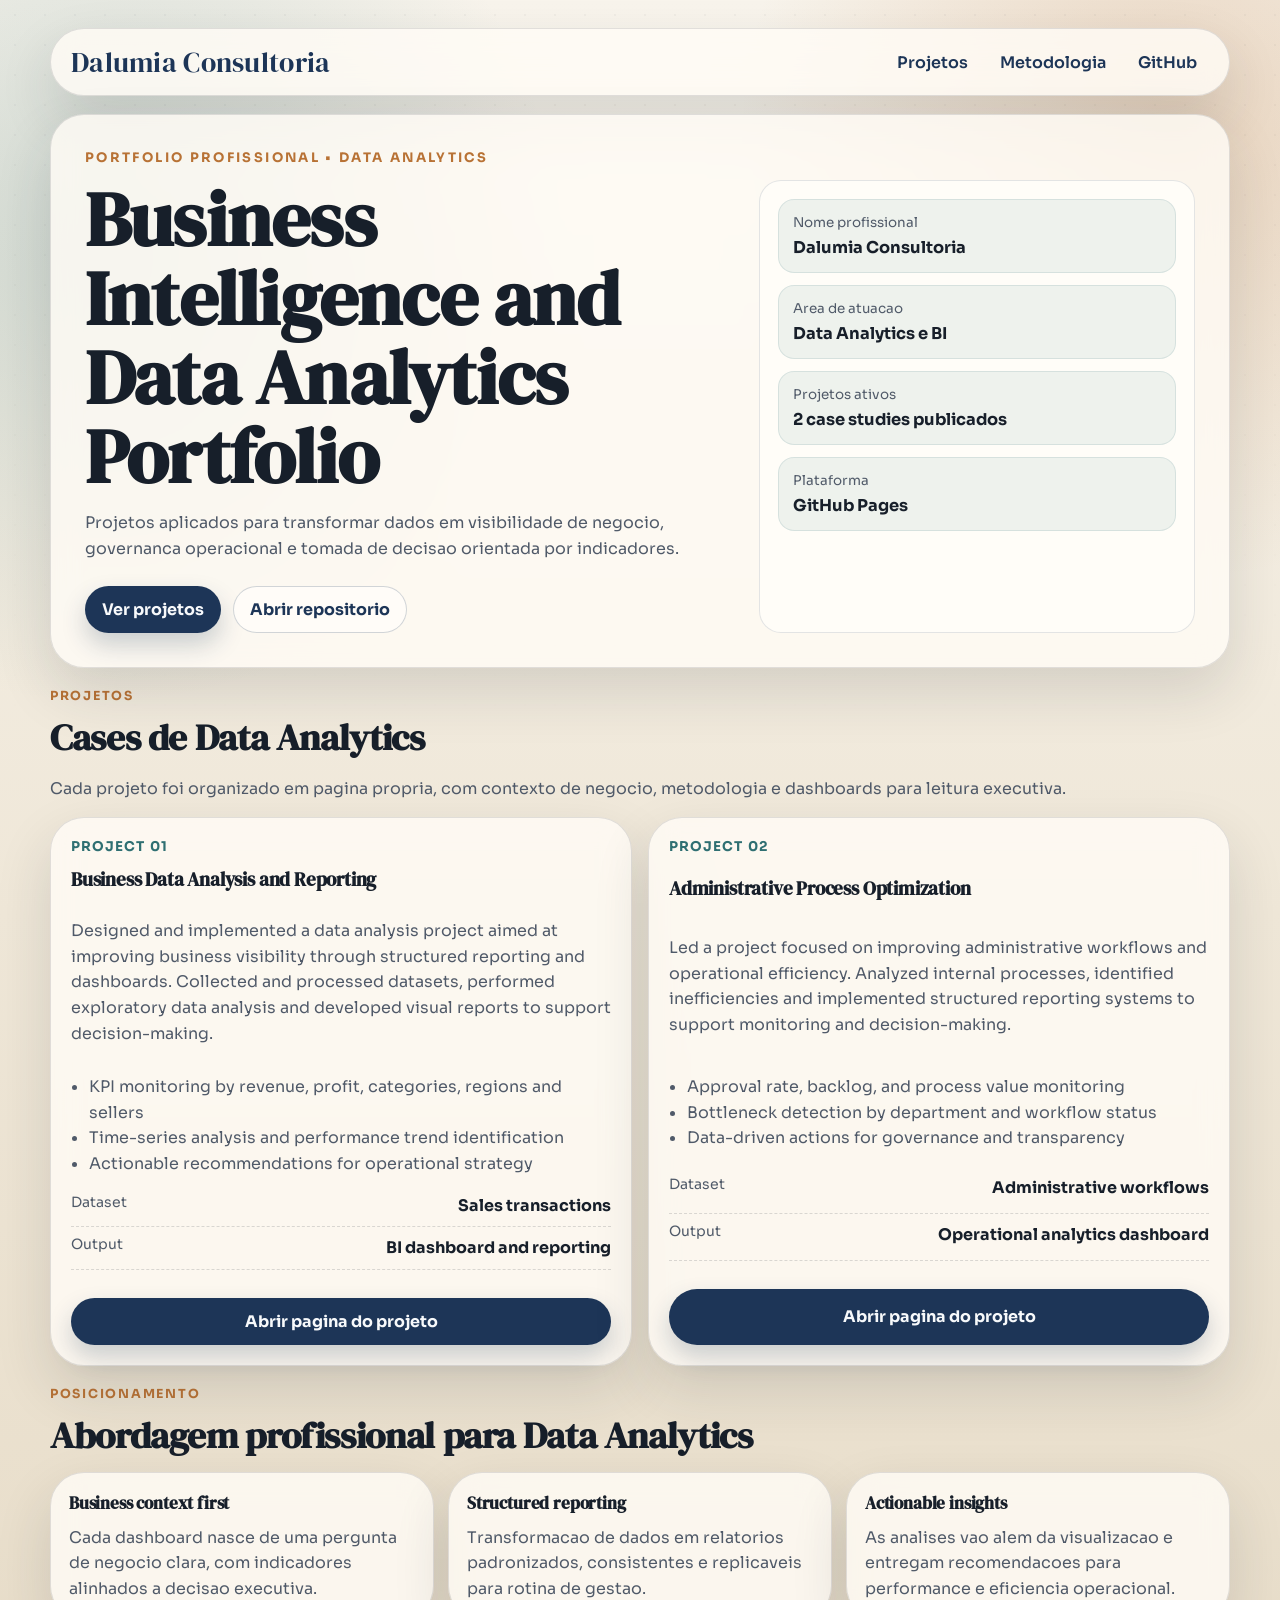
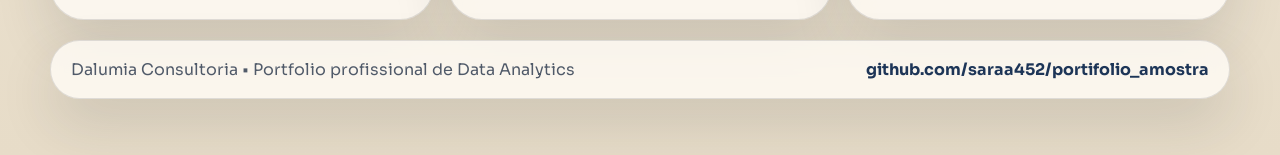
<file: index.html>
<!DOCTYPE html>
<html lang="pt-BR">
  <head>
    <meta charset="UTF-8" />
    <meta name="viewport" content="width=device-width, initial-scale=1.0" />
    <title>Redirecionando para o portfolio</title>
    <meta http-equiv="refresh" content="0; url=./docs/" />
    <script>
      window.location.replace("./docs/");
    </script>
  </head>
  <body>
    <p>Redirecionando para o portfolio...</p>
    <p><a href="./docs/">Abrir portfolio</a></p>
  </body>
</html>
</file>
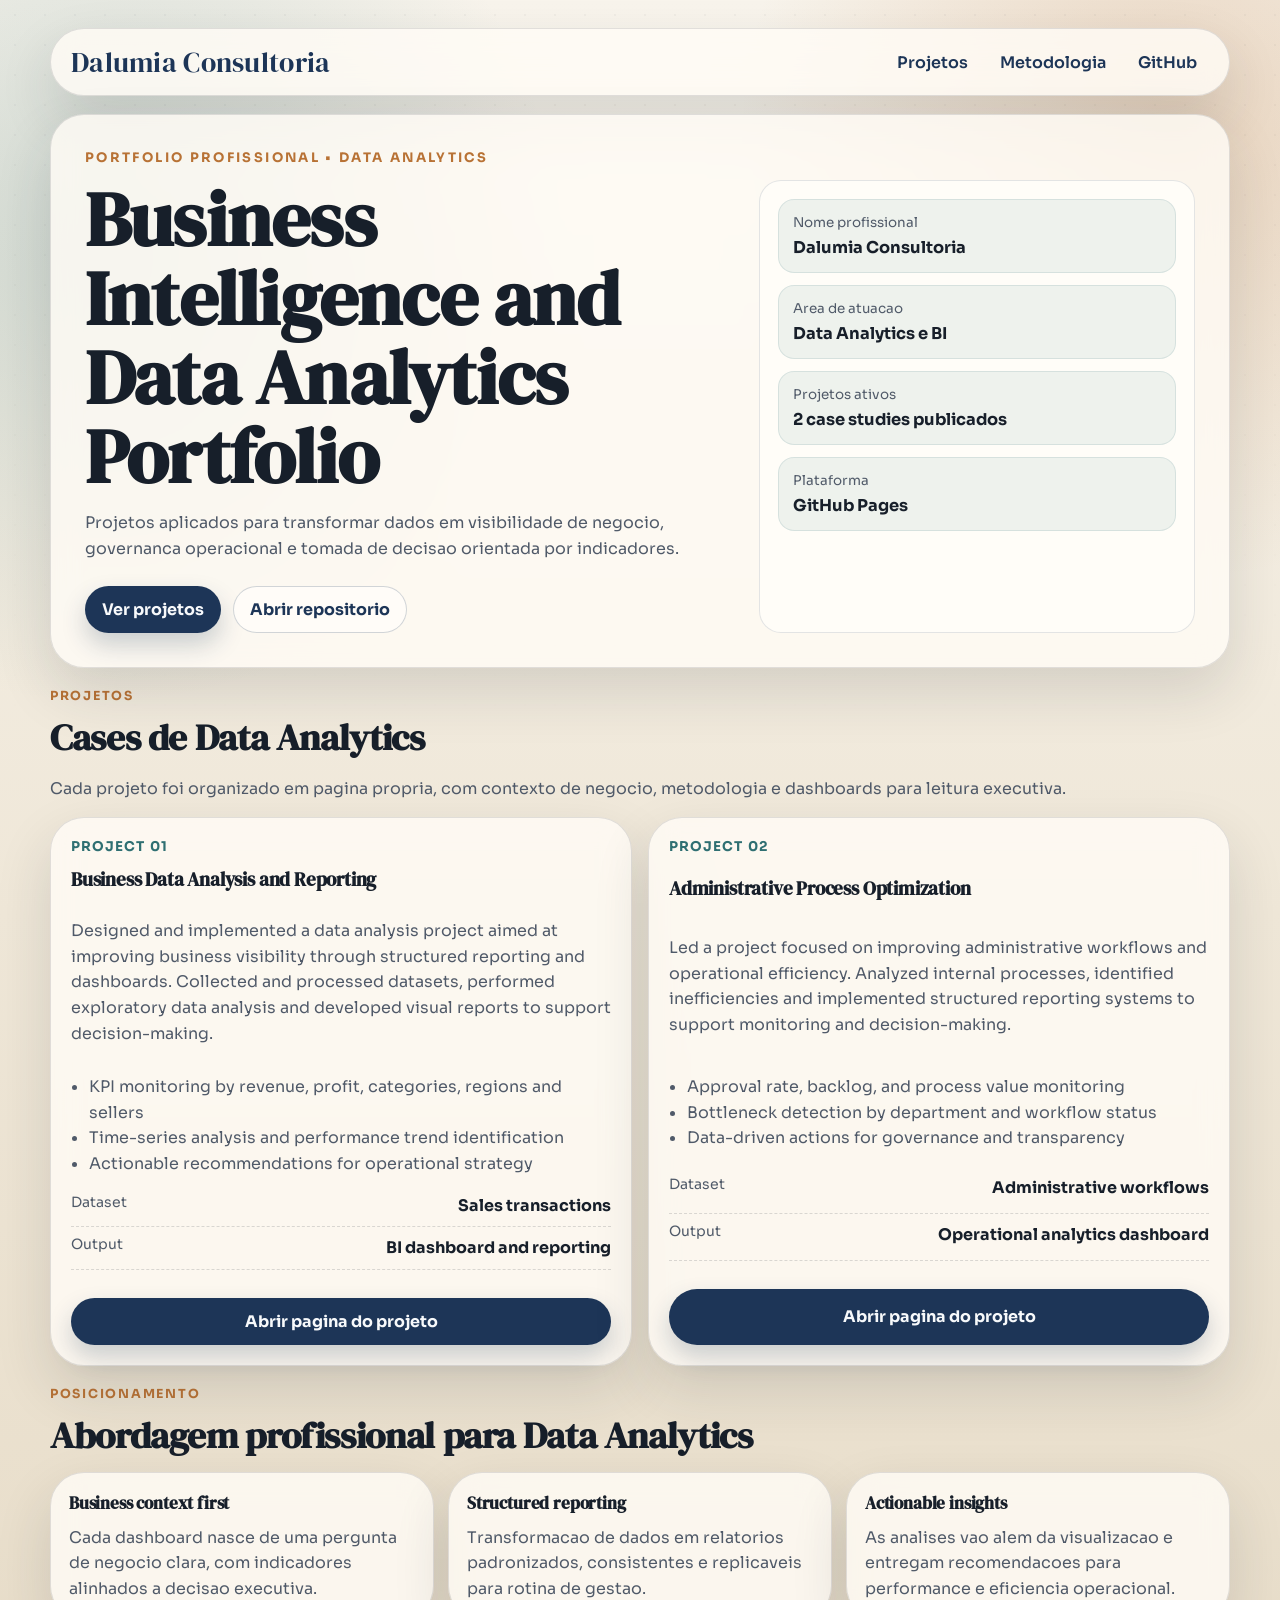
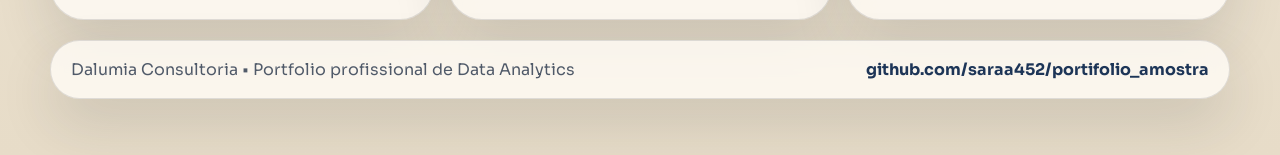
<file: docs/index.html>
<!DOCTYPE html>
<html lang="pt-BR">
  <head>
    <meta charset="UTF-8" />
    <meta name="viewport" content="width=device-width, initial-scale=1.0" />
    <title>Dalumia Consultoria | Portfolio Profissional de Data Analytics</title>
    <meta
      name="description"
      content="Portfolio profissional da Dalumia Consultoria com projetos de Data Analytics, BI e otimizacao de processos administrativos."
    />
    <link rel="icon" href="favicon.svg" type="image/svg+xml" />
    <link rel="preconnect" href="https://fonts.googleapis.com" />
    <link rel="preconnect" href="https://fonts.gstatic.com" crossorigin />
    <link
      href="https://fonts.googleapis.com/css2?family=DM+Serif+Display:ital@0;1&family=Sora:wght@400;500;600;700&display=swap"
      rel="stylesheet"
    />
    <link rel="stylesheet" href="assets/portfolio.css" />
  </head>
  <body>
    <div class="page">
      <header class="topbar">
        <a class="brand" href="index.html">Dalumia Consultoria</a>
        <nav>
          <a class="nav-link" href="#projetos">Projetos</a>
          <a class="nav-link" href="#metodologia">Metodologia</a>
          <a class="nav-link" href="https://github.com/saraa452/portifolio_amostra" target="_blank" rel="noreferrer">GitHub</a>
        </nav>
      </header>

      <section class="hero">
        <p class="eyebrow">Portfolio Profissional • Data Analytics</p>
        <div class="hero-grid">
          <div>
            <h1>Business Intelligence and Data Analytics Portfolio</h1>
            <p class="hero-copy">
              Projetos aplicados para transformar dados em visibilidade de negocio, governanca operacional e tomada de decisao orientada por indicadores.
            </p>
            <div class="hero-actions">
              <a class="button primary" href="#projetos">Ver projetos</a>
              <a class="button secondary" href="https://github.com/saraa452/portifolio_amostra" target="_blank" rel="noreferrer">Abrir repositorio</a>
            </div>
          </div>
          <aside class="hero-panel">
            <dl>
              <div>
                <dt>Nome profissional</dt>
                <dd>Dalumia Consultoria</dd>
              </div>
              <div>
                <dt>Area de atuacao</dt>
                <dd>Data Analytics e BI</dd>
              </div>
              <div>
                <dt>Projetos ativos</dt>
                <dd>2 case studies publicados</dd>
              </div>
              <div>
                <dt>Plataforma</dt>
                <dd>GitHub Pages</dd>
              </div>
            </dl>
          </aside>
        </div>
      </section>

      <section class="section" id="projetos">
        <div class="section-head">
          <p class="section-eyebrow">Projetos</p>
          <h2>Cases de Data Analytics</h2>
          <p class="panel-copy">
            Cada projeto foi organizado em pagina propria, com contexto de negocio, metodologia e dashboards para leitura executiva.
          </p>
        </div>

        <div class="projects-grid">
          <article class="project-card">
            <p class="project-tag">Project 01</p>
            <h3>Business Data Analysis and Reporting</h3>
            <p class="project-copy">
              Designed and implemented a data analysis project aimed at improving business visibility through structured reporting and dashboards. Collected and processed datasets, performed exploratory data analysis and developed visual reports to support decision-making.
            </p>
            <ul>
              <li>KPI monitoring by revenue, profit, categories, regions and sellers</li>
              <li>Time-series analysis and performance trend identification</li>
              <li>Actionable recommendations for operational strategy</li>
            </ul>
            <dl class="project-meta">
              <div>
                <dt>Dataset</dt>
                <dd>Sales transactions</dd>
              </div>
              <div>
                <dt>Output</dt>
                <dd>BI dashboard and reporting</dd>
              </div>
            </dl>
            <a class="button primary" href="projetos/business-data-analysis-reporting.html">Abrir pagina do projeto</a>
          </article>

          <article class="project-card">
            <p class="project-tag">Project 02</p>
            <h3>Administrative Process Optimization</h3>
            <p class="project-copy">
              Led a project focused on improving administrative workflows and operational efficiency. Analyzed internal processes, identified inefficiencies and implemented structured reporting systems to support monitoring and decision-making.
            </p>
            <ul>
              <li>Approval rate, backlog, and process value monitoring</li>
              <li>Bottleneck detection by department and workflow status</li>
              <li>Data-driven actions for governance and transparency</li>
            </ul>
            <dl class="project-meta">
              <div>
                <dt>Dataset</dt>
                <dd>Administrative workflows</dd>
              </div>
              <div>
                <dt>Output</dt>
                <dd>Operational analytics dashboard</dd>
              </div>
            </dl>
            <a class="button primary" href="projetos/administrative-process-optimization.html">Abrir pagina do projeto</a>
          </article>
        </div>
      </section>

      <section class="section" id="metodologia">
        <div class="section-head">
          <p class="section-eyebrow">Posicionamento</p>
          <h2>Abordagem profissional para Data Analytics</h2>
        </div>
        <div class="value-grid">
          <article class="value-card">
            <h3>Business context first</h3>
            <p>Cada dashboard nasce de uma pergunta de negocio clara, com indicadores alinhados a decisao executiva.</p>
          </article>
          <article class="value-card">
            <h3>Structured reporting</h3>
            <p>Transformacao de dados em relatorios padronizados, consistentes e replicaveis para rotina de gestao.</p>
          </article>
          <article class="value-card">
            <h3>Actionable insights</h3>
            <p>As analises vao alem da visualizacao e entregam recomendacoes para performance e eficiencia operacional.</p>
          </article>
        </div>
      </section>

      <footer class="footer">
        <p>Dalumia Consultoria • Portfolio profissional de Data Analytics</p>
        <a href="https://github.com/saraa452/portifolio_amostra" target="_blank" rel="noreferrer">github.com/saraa452/portifolio_amostra</a>
      </footer>
    </div>
  </body>
</html>
</file>
<file: docs/assets/portfolio.css>
:root {
  --bg: #f4f1e8;
  --bg-deep: #e9e2d3;
  --surface: rgba(255, 252, 246, 0.82);
  --surface-strong: rgba(255, 253, 249, 0.95);
  --ink: #171f2a;
  --muted: #505a69;
  --line: rgba(23, 31, 42, 0.12);
  --navy: #1d3557;
  --teal: #2f6f72;
  --copper: #b87235;
  --sand: #dfc39f;
  --radius-xl: 34px;
  --radius-lg: 22px;
  --radius-md: 16px;
  --shadow: 0 24px 56px rgba(37, 45, 52, 0.14);
  --max-width: 1180px;
}

* {
  box-sizing: border-box;
}

html {
  scroll-behavior: smooth;
}

body {
  margin: 0;
  min-height: 100vh;
  color: var(--ink);
  font-family: "Sora", sans-serif;
  background:
    radial-gradient(circle at 8% 14%, rgba(47, 111, 114, 0.2), transparent 24%),
    radial-gradient(circle at 92% 8%, rgba(184, 114, 53, 0.24), transparent 22%),
    linear-gradient(180deg, #f8f4ec 0%, #efe7d8 52%, #e7dcc8 100%);
}

body::before {
  content: "";
  position: fixed;
  inset: 0;
  pointer-events: none;
  opacity: 0.45;
  background-image: radial-gradient(rgba(23, 31, 42, 0.08) 0.9px, transparent 0.9px);
  background-size: 30px 30px;
  mask-image: linear-gradient(180deg, rgba(0, 0, 0, 0.95), transparent 92%);
}

.page {
  position: relative;
  z-index: 1;
  width: min(calc(100% - 34px), var(--max-width));
  margin: 0 auto;
  padding: 28px 0 56px;
}

.topbar,
.hero,
.panel,
.project-card,
.value-card,
.footer {
  border: 1px solid var(--line);
  border-radius: var(--radius-xl);
  backdrop-filter: blur(14px);
  background: var(--surface);
  box-shadow: var(--shadow);
}

.topbar {
  padding: 14px 20px;
  display: flex;
  align-items: center;
  justify-content: space-between;
  gap: 12px;
}

.brand {
  font-family: "DM Serif Display", serif;
  font-size: clamp(1.25rem, 2.2vw, 1.9rem);
  letter-spacing: 0.01em;
  color: var(--navy);
  text-decoration: none;
}

.topbar nav {
  display: flex;
  gap: 8px;
  flex-wrap: wrap;
}

.nav-link {
  text-decoration: none;
  color: var(--navy);
  font-weight: 600;
  padding: 8px 12px;
  border-radius: 999px;
  transition: background 0.2s ease, transform 0.2s ease;
}

.nav-link:hover {
  background: rgba(29, 53, 87, 0.11);
  transform: translateY(-1px);
}

.hero {
  margin-top: 18px;
  padding: 34px;
}

.eyebrow {
  margin: 0;
  color: var(--copper);
  font-size: 0.82rem;
  font-weight: 700;
  letter-spacing: 0.18em;
  text-transform: uppercase;
}

.hero-grid {
  margin-top: 14px;
  display: grid;
  grid-template-columns: 1.2fr 0.8fr;
  gap: 20px;
}

h1,
h2,
h3 {
  margin: 0;
  font-family: "DM Serif Display", serif;
  letter-spacing: -0.01em;
}

h1 {
  font-size: clamp(2.4rem, 6vw, 4.8rem);
  line-height: 1.03;
}

h2 {
  font-size: clamp(1.6rem, 3vw, 2.3rem);
}

.hero-copy,
.project-copy,
.panel-copy,
.project-meta dd,
.value-card p,
li {
  line-height: 1.6;
}

.hero-copy,
.panel-copy,
.project-copy {
  margin-top: 14px;
  color: var(--muted);
}

.hero-actions {
  margin-top: 24px;
  display: flex;
  flex-wrap: wrap;
  gap: 12px;
}

.button {
  text-decoration: none;
  display: inline-flex;
  align-items: center;
  justify-content: center;
  padding: 12px 16px;
  border-radius: 999px;
  font-weight: 700;
  border: 1px solid transparent;
  transition: transform 0.2s ease, box-shadow 0.2s ease;
}

.button:hover {
  transform: translateY(-2px);
}

.button.primary {
  background: var(--navy);
  color: #f7f9fb;
  box-shadow: 0 12px 24px rgba(29, 53, 87, 0.22);
}

.button.secondary {
  background: rgba(255, 253, 249, 0.9);
  border-color: rgba(29, 53, 87, 0.2);
  color: var(--navy);
}

.hero-panel {
  border-radius: var(--radius-lg);
  border: 1px solid rgba(29, 53, 87, 0.12);
  background: var(--surface-strong);
  padding: 18px;
}

.hero-panel dl {
  margin: 0;
  display: grid;
  gap: 12px;
}

.hero-panel div {
  border-radius: var(--radius-md);
  padding: 14px;
  background: rgba(47, 111, 114, 0.08);
  border: 1px solid rgba(47, 111, 114, 0.12);
}

.hero-panel dt {
  color: var(--muted);
  font-size: 0.84rem;
}

.hero-panel dd {
  margin: 6px 0 0;
  font-size: 1.02rem;
  font-weight: 700;
}

.section {
  margin-top: 20px;
}

.section-head {
  margin-bottom: 12px;
}

.section-eyebrow {
  margin: 0 0 8px;
  color: var(--copper);
  letter-spacing: 0.14em;
  text-transform: uppercase;
  font-size: 0.78rem;
  font-weight: 700;
}

.projects-grid {
  display: grid;
  gap: 16px;
  grid-template-columns: repeat(2, minmax(0, 1fr));
}

.project-card {
  padding: 20px;
  display: grid;
  gap: 12px;
}

.project-tag {
  margin: 0;
  color: var(--teal);
  font-size: 0.84rem;
  letter-spacing: 0.08em;
  text-transform: uppercase;
  font-weight: 700;
}

.project-card ul {
  margin: 0;
  padding-left: 18px;
  color: var(--muted);
}

.project-meta {
  margin-top: 4px;
  display: grid;
  gap: 8px;
}

.project-meta div {
  display: flex;
  justify-content: space-between;
  gap: 12px;
  padding-bottom: 8px;
  border-bottom: 1px dashed rgba(23, 31, 42, 0.15);
}

.project-meta dt {
  color: var(--muted);
  font-size: 0.88rem;
}

.project-meta dd {
  margin: 0;
  font-weight: 700;
}

.value-grid {
  margin-top: 12px;
  display: grid;
  gap: 14px;
  grid-template-columns: repeat(3, minmax(0, 1fr));
}

.value-card {
  padding: 18px;
}

.value-card h3 {
  font-size: 1.08rem;
}

.value-card p {
  margin: 10px 0 0;
  color: var(--muted);
}

.footer {
  margin-top: 20px;
  padding: 18px 20px;
  display: flex;
  justify-content: space-between;
  align-items: center;
  gap: 12px;
}

.footer p {
  margin: 0;
  color: var(--muted);
}

.footer a {
  color: var(--navy);
  font-weight: 700;
  text-decoration: none;
}

@media (max-width: 980px) {
  .hero-grid,
  .projects-grid,
  .value-grid {
    grid-template-columns: 1fr;
  }
}

@media (max-width: 680px) {
  .page {
    width: min(calc(100% - 20px), var(--max-width));
    padding: 14px 0 38px;
  }

  .topbar,
  .hero,
  .project-card,
  .value-card,
  .footer {
    border-radius: 20px;
    padding: 16px;
  }

  .hero-actions {
    flex-direction: column;
  }

  .button {
    width: 100%;
  }

  .topbar {
    flex-direction: column;
    align-items: flex-start;
  }
}
</file>
